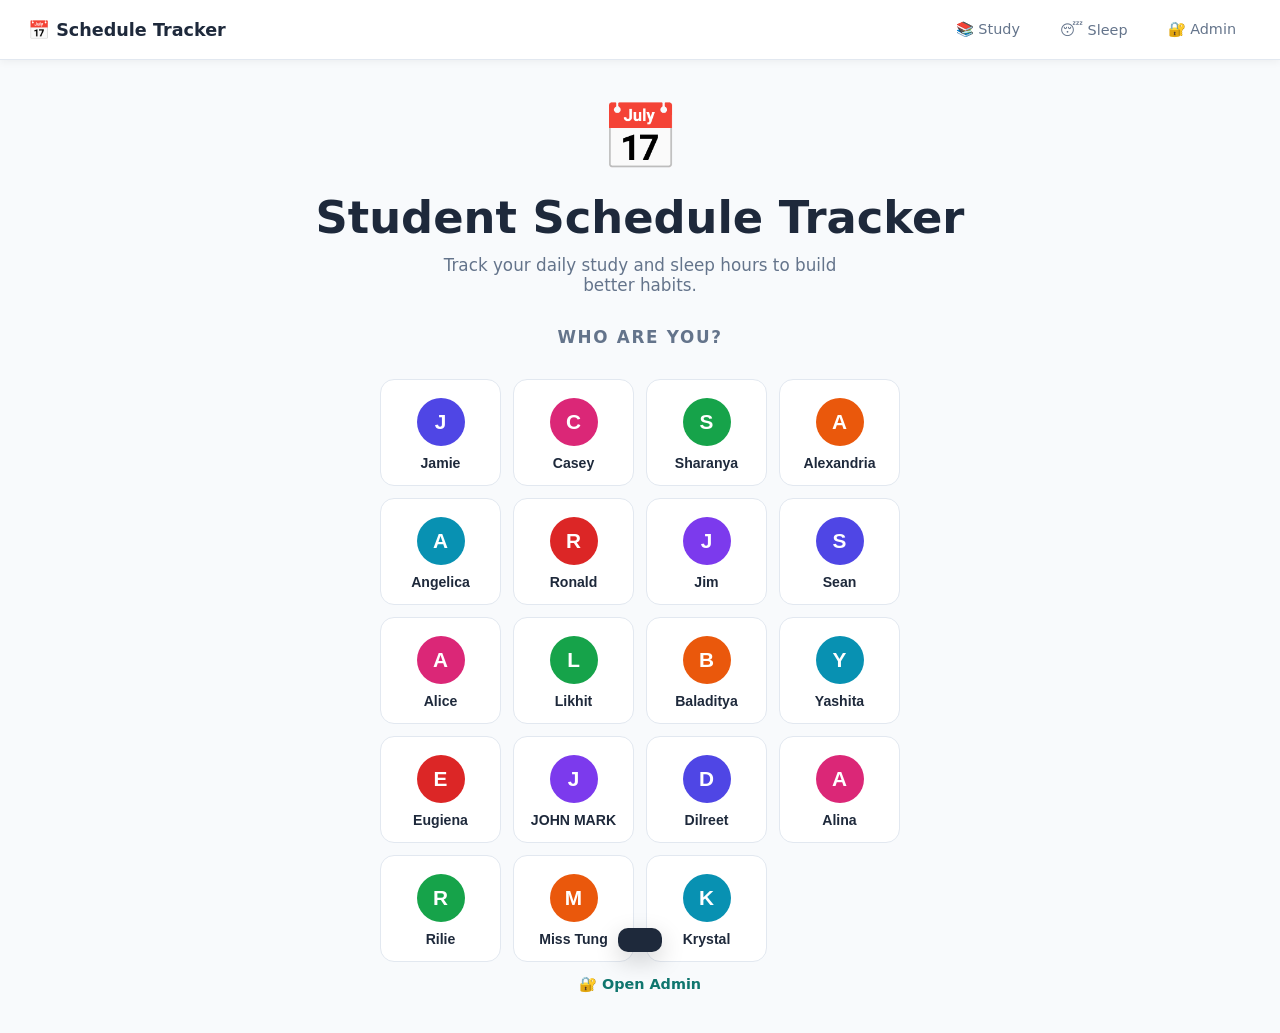
<file: index.html>
<!DOCTYPE html>
<html lang="en">
<head>
  <meta charset="UTF-8" />
  <meta name="viewport" content="width=device-width, initial-scale=1.0" />
  <title>Student Schedule Tracker</title>
  <link rel="stylesheet" href="style.css" />
</head>
<body>

  <!-- NAV -->
  <nav>
    <a class="nav-brand" href="index.html">📅 Schedule Tracker</a>
    <div class="nav-links">
      <a href="study.html">📚 Study</a>
      <a href="sleep.html">😴 Sleep</a>
      <a href="admin.html">🔐 Admin</a>
    </div>
    <div class="nav-student" id="navStudent" style="display:none">
      Hello, <span id="navName"></span>
      <button class="btn-change-name" onclick="resetStudent()">Change</button>
    </div>
  </nav>

  <!-- HERO -->
  <main class="hero">
    <div class="hero-icon">📅</div>
    <h1>Student Schedule Tracker</h1>
    <p>Track your daily study and sleep hours to build better habits.</p>

    <!-- Student picker (default view) -->
    <div id="studentPicker">
      <p class="who-are-you">Who are you?</p>
      <div class="students-grid" id="studentsGrid"></div>
      <a href="admin.html" class="admin-entry-link">🔐 Open Admin</a>
    </div>

    <!-- Page chooser (shown after a student is selected) -->
    <div id="pageChooser" style="display:none;flex-direction:column;align-items:center;gap:16px;width:min(480px,92vw)">
      <h2 style="font-size:1.5rem;font-weight:800">Welcome back, <span id="greetName"></span>! 👋</h2>
      <p style="color:var(--text-muted);font-size:.95rem">Choose a tracker to log today's hours.</p>
      <div class="page-cards" style="width:100%">
        <a href="study.html" class="page-card study">
          <span class="card-icon">📚</span>
          Study Hours
        </a>
        <a href="sleep.html" class="page-card sleep">
          <span class="card-icon">😴</span>
          Sleep Hours
        </a>
        <a href="admin.html" class="page-card admin">
          <span class="card-icon">🔐</span>
          Admin Dashboard
        </a>
      </div>
      <button class="btn-switch" onclick="resetStudent()">Not you? Switch student</button>
    </div>
  </main>

  <div class="toast" id="toast"></div>

  <script src="app.js?v=20260703-5"></script>
  <script>
    const STUDENTS = [
      { name: 'Jamie',      color: 0 },
      { name: 'Casey',      color: 1 },
      { name: 'Sharanya',   color: 2 },
      { name: 'Alexandria', color: 3 },
      { name: 'Angelica',   color: 4 },
      { name: 'Ronald',     color: 5 },
      { name: 'Jim',        color: 6 },
      { name: 'Sean',       color: 0 },
      { name: 'Alice',      color: 1 },
      { name: 'Likhit',     color: 2 },
      { name: 'Baladitya',  color: 3 },
      { name: 'Yashita',    color: 4 },
      { name: 'Eugiena',    color: 5 },
      { name: 'JOHN MARK',  color: 6 },
      { name: 'Dilreet',    color: 0 },
      { name: 'Alina',      color: 1 },
      { name: 'Rilie',      color: 2 },
      { name: 'Miss Tung',  color: 3 },
      { name: 'Krystal',    color: 4 },
    ];

    function buildGrid() {
      document.getElementById('studentsGrid').innerHTML = STUDENTS.map(s => `
        <button class="student-btn" onclick="selectStudent('${escHtml(s.name)}')">
          <span class="student-avatar avatar-${s.color}">${s.name[0]}</span>
          ${escHtml(s.name)}
        </button>
      `).join('');
    }

    function selectStudent(name) {
      setStudentName(name);
      document.getElementById('studentPicker').style.display  = 'none';
      const pc = document.getElementById('pageChooser');
      pc.style.display = 'flex';
      document.getElementById('greetName').textContent = name;
      showNavStudent(name);
      showToast('Hi, ' + name + '! 👋');
    }

    function resetStudent() {
      clearStudentName();
      document.getElementById('pageChooser').style.display   = 'none';
      document.getElementById('studentPicker').style.display = 'block';
      document.getElementById('navStudent').style.display    = 'none';
    }

    function init() {
      buildGrid();
      const name = getStudentName();
      if (name) {
        document.getElementById('studentPicker').style.display = 'none';
        document.getElementById('pageChooser').style.display   = 'flex';
        document.getElementById('greetName').textContent = name;
        showNavStudent(name);
      }
    }

    init();
  </script>
</body>
</html>
</file>
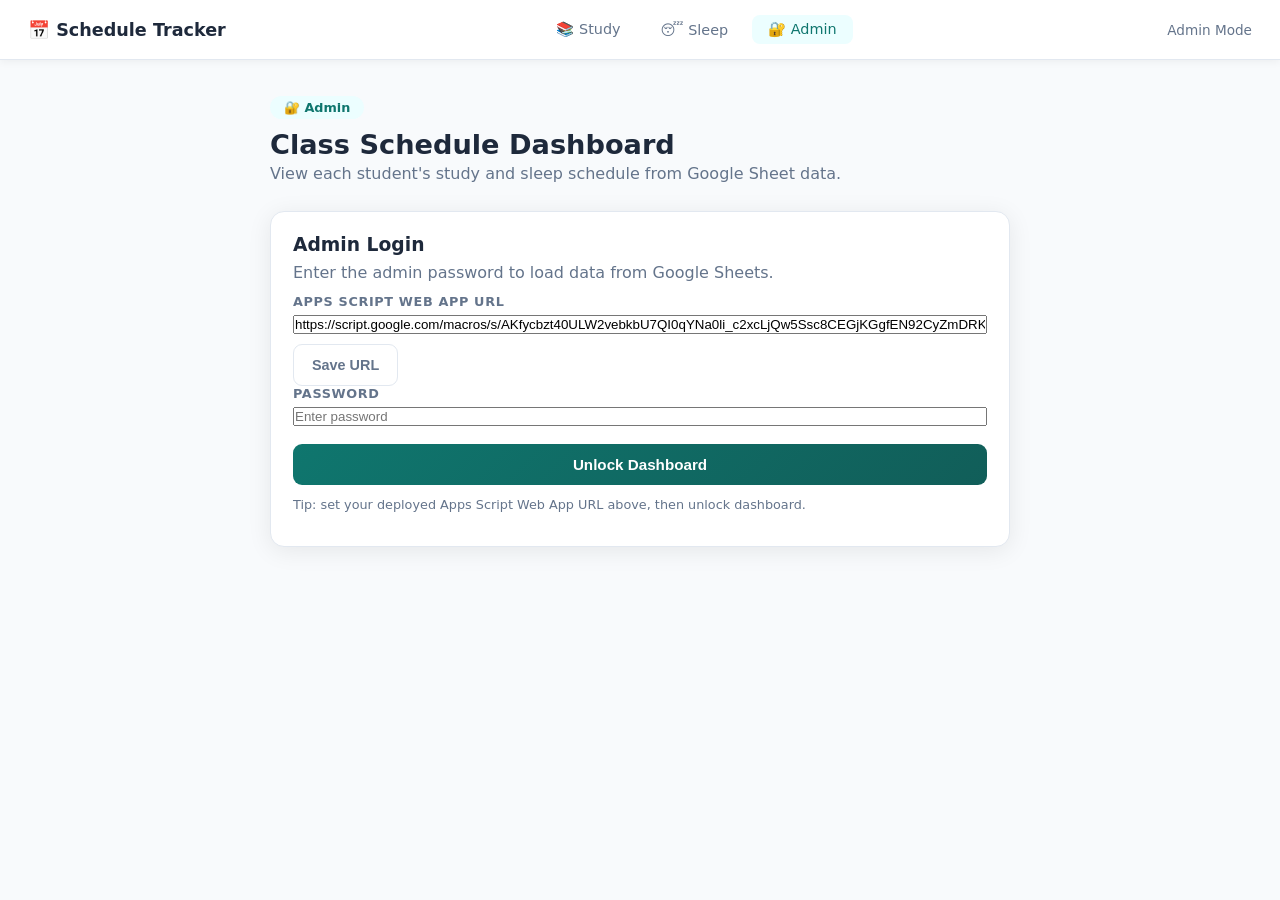
<file: admin.html>
<!DOCTYPE html>
<html lang="en">
<head>
  <meta charset="UTF-8" />
  <meta name="viewport" content="width=device-width, initial-scale=1.0" />
  <title>Admin Dashboard - Schedule Tracker</title>
  <link rel="stylesheet" href="style.css" />
</head>
<body class="admin-page">

  <nav>
    <a class="nav-brand" href="index.html">📅 Schedule Tracker</a>
    <div class="nav-links">
      <a href="study.html">📚 Study</a>
      <a href="sleep.html">😴 Sleep</a>
      <a href="admin.html" class="active-admin">🔐 Admin</a>
    </div>
    <div class="nav-student" id="adminStatus">Admin Mode</div>
  </nav>

  <div class="container">
    <div class="page-header">
      <div class="badge badge-admin">🔐 Admin</div>
      <h2>Class Schedule Dashboard</h2>
      <p>View each student's study and sleep schedule from Google Sheet data.</p>
    </div>

    <div class="admin-auth-card" id="authCard">
      <h3>Admin Login</h3>
      <p>Enter the admin password to load data from Google Sheets.</p>
      <div class="form-group">
        <label for="webhookUrl">Apps Script Web App URL</label>
        <input type="url" id="webhookUrl" placeholder="https://script.google.com/macros/s/.../exec" />
      </div>
      <div class="form-actions" style="margin-top:10px">
        <button class="btn-clear" type="button" onclick="saveWebhookUrl()">Save URL</button>
      </div>
      <div class="form-group">
        <label for="adminPassword">Password</label>
        <input type="password" id="adminPassword" placeholder="Enter password" />
      </div>
      <div class="form-actions">
        <button class="btn-submit btn-submit-admin" onclick="adminLogin()">Unlock Dashboard</button>
      </div>
      <p class="admin-hint">Tip: set your deployed Apps Script Web App URL above, then unlock dashboard.</p>
    </div>

    <div id="adminPanel" style="display:none">
      <div class="admin-controls-card">
        <div class="form-row admin-controls-row">
          <div class="form-group">
            <label for="studentSelect">Student</label>
            <select id="studentSelect" class="admin-select" onchange="renderAdminView()"></select>
          </div>
          <div class="form-group">
            <label>Data Source</label>
            <input type="text" class="admin-readonly" id="sourceStatus" readonly value="Google Sheets" />
          </div>
        </div>
      </div>

      <div class="summary-row">
        <div class="summary-card">
          <div class="summary-label">Days Logged</div>
          <div class="summary-value value-admin" id="sumDays">0</div>
          <div class="summary-unit">days</div>
        </div>
        <div class="summary-card">
          <div class="summary-label">Avg Study</div>
          <div class="summary-value value-admin" id="sumStudy">-</div>
          <div class="summary-unit">hours/day</div>
        </div>
        <div class="summary-card">
          <div class="summary-label">Avg Sleep</div>
          <div class="summary-value value-admin" id="sumSleep">-</div>
          <div class="summary-unit">hours/night</div>
        </div>
      </div>

      <div class="month-nav">
        <button class="btn-month" onclick="changeMonth(-1)">&#8249;</button>
        <span class="month-label" id="monthLabel"></span>
        <button class="btn-month" onclick="changeMonth(1)">&#8250;</button>
      </div>

      <div class="calendar-wrapper">
        <div class="cal-day-headers">
          <div class="cal-day-header">Sun</div>
          <div class="cal-day-header">Mon</div>
          <div class="cal-day-header">Tue</div>
          <div class="cal-day-header">Wed</div>
          <div class="cal-day-header">Thu</div>
          <div class="cal-day-header">Fri</div>
          <div class="cal-day-header">Sat</div>
        </div>
        <div class="cal-grid" id="calGrid"></div>
      </div>

      <div class="calendar-legend">
        <div class="legend-item">
          <div class="legend-swatch" style="background:var(--study-light);border:1.5px solid var(--study-primary)"></div>
          Study hours
        </div>
        <div class="legend-item">
          <div class="legend-swatch" style="background:var(--sleep-light);border:1.5px solid var(--sleep-primary)"></div>
          Sleep hours
        </div>
        <div class="legend-item">
          <div class="legend-swatch" style="background:#fee2e2;border:1.5px solid var(--danger)"></div>
          Sleep below 7 hours
        </div>
      </div>
    </div>
  </div>

  <div class="toast" id="toast"></div>

  <script src="app.js?v=20260703-4"></script>
  <script>
    const ADMIN_PASSWORD = 'mason';
    let curYear = new Date().getFullYear();
    let curMonth = new Date().getMonth();
    let adminRows = [];
    let studentNames = [];

    function initWebhookUrlField() {
      document.getElementById('webhookUrl').value = getSheetsWebhookUrl();
    }

    function saveWebhookUrl() {
      const input = document.getElementById('webhookUrl');
      const value = input.value.trim();
      if (!value) {
        showToast('Please enter a Web App URL.');
        return;
      }
      setSheetsWebhookUrl(value);
      input.value = getSheetsWebhookUrl();
      showToast('Web App URL saved.');
    }

    function adminLogin() {
      const entered = document.getElementById('adminPassword').value;
      if (entered !== ADMIN_PASSWORD) {
        showToast('Wrong password.');
        return;
      }

      fetchAdminDataFromSheet(entered)
        .then((res) => {
          adminRows = Array.isArray(res.rows) ? res.rows : [];
          studentNames = Array.isArray(res.students) ? res.students : [];
          if (!studentNames.length) {
            showToast('No sheet data found yet.');
          }
          populateStudents();
          document.getElementById('authCard').style.display = 'none';
          document.getElementById('adminPanel').style.display = 'block';
          renderAdminView();
          showToast('Admin data loaded.');
        })
        .catch((err) => {
          showToast(err.message || 'Failed to load admin data.');
        });
    }

    function populateStudents() {
      const select = document.getElementById('studentSelect');
      if (!studentNames.length) {
        select.innerHTML = '<option value="">No students found</option>';
        return;
      }
      select.innerHTML = studentNames.map(name =>
        '<option value="' + escHtml(name) + '">' + escHtml(name) + '</option>'
      ).join('');
    }

    function changeMonth(delta) {
      curMonth += delta;
      if (curMonth > 11) { curMonth = 0; curYear++; }
      if (curMonth < 0) { curMonth = 11; curYear--; }
      renderAdminView();
    }

    function renderAdminView() {
      const student = document.getElementById('studentSelect').value;
      document.getElementById('monthLabel').textContent =
        new Date(curYear, curMonth, 1).toLocaleDateString(undefined, { month: 'long', year: 'numeric' });

      if (!student) {
        document.getElementById('calGrid').innerHTML = '';
        updateSummary([]);
        return;
      }

      const map = {};
      const rows = adminRows.filter(r => r.name === student);
      rows.forEach(r => { map[r.date] = r; });

      const first = new Date(curYear, curMonth, 1).getDay();
      const total = new Date(curYear, curMonth + 1, 0).getDate();
      const grid = document.getElementById('calGrid');
      grid.innerHTML = '';

      for (let i = 0; i < first; i++) {
        const b = document.createElement('div');
        b.className = 'day-cell day-blank';
        grid.appendChild(b);
      }

      const monthRows = [];
      for (let d = 1; d <= total; d++) {
        const ds = curYear + '-' + String(curMonth + 1).padStart(2, '0') + '-' + String(d).padStart(2, '0');
        const row = map[ds] || null;
        if (row) monthRows.push(row);

        const low = row && Number(row.sleepHours || 0) > 0 && Number(row.sleepHours) < 7;
        const cell = document.createElement('div');
        cell.className = 'day-cell admin-day-cell' + (low ? ' day-low-sleep' : '');

        let html = '<span class="day-num">' + d + '</span>';
        if (row) {
          html += '<div class="admin-hours-wrap">';
          html += '<span class="day-hours admin-study">S: ' + (row.studyHours === '' ? '-' : row.studyHours) + 'h</span>';
          html += '<span class="day-hours admin-sleep">Z: ' + (row.sleepHours === '' ? '-' : row.sleepHours) + 'h</span>';
          html += '</div>';
        } else {
          html += '<span class="day-add">-</span>';
        }

        cell.innerHTML = html;
        grid.appendChild(cell);
      }

      updateSummary(monthRows);
    }

    function updateSummary(rows) {
      const days = rows.length;
      const studyVals = rows.map(r => Number(r.studyHours)).filter(v => Number.isFinite(v) && v >= 0);
      const sleepVals = rows.map(r => Number(r.sleepHours)).filter(v => Number.isFinite(v) && v >= 0);

      document.getElementById('sumDays').textContent = String(days);
      document.getElementById('sumStudy').textContent =
        studyVals.length ? (studyVals.reduce((a, b) => a + b, 0) / studyVals.length).toFixed(1) : '-';
      document.getElementById('sumSleep').textContent =
        sleepVals.length ? (sleepVals.reduce((a, b) => a + b, 0) / sleepVals.length).toFixed(1) : '-';
    }

    document.getElementById('adminPassword').addEventListener('keydown', (e) => {
      if (e.key === 'Enter') adminLogin();
    });

    initWebhookUrlField();
  </script>
</body>
</html>
</file>
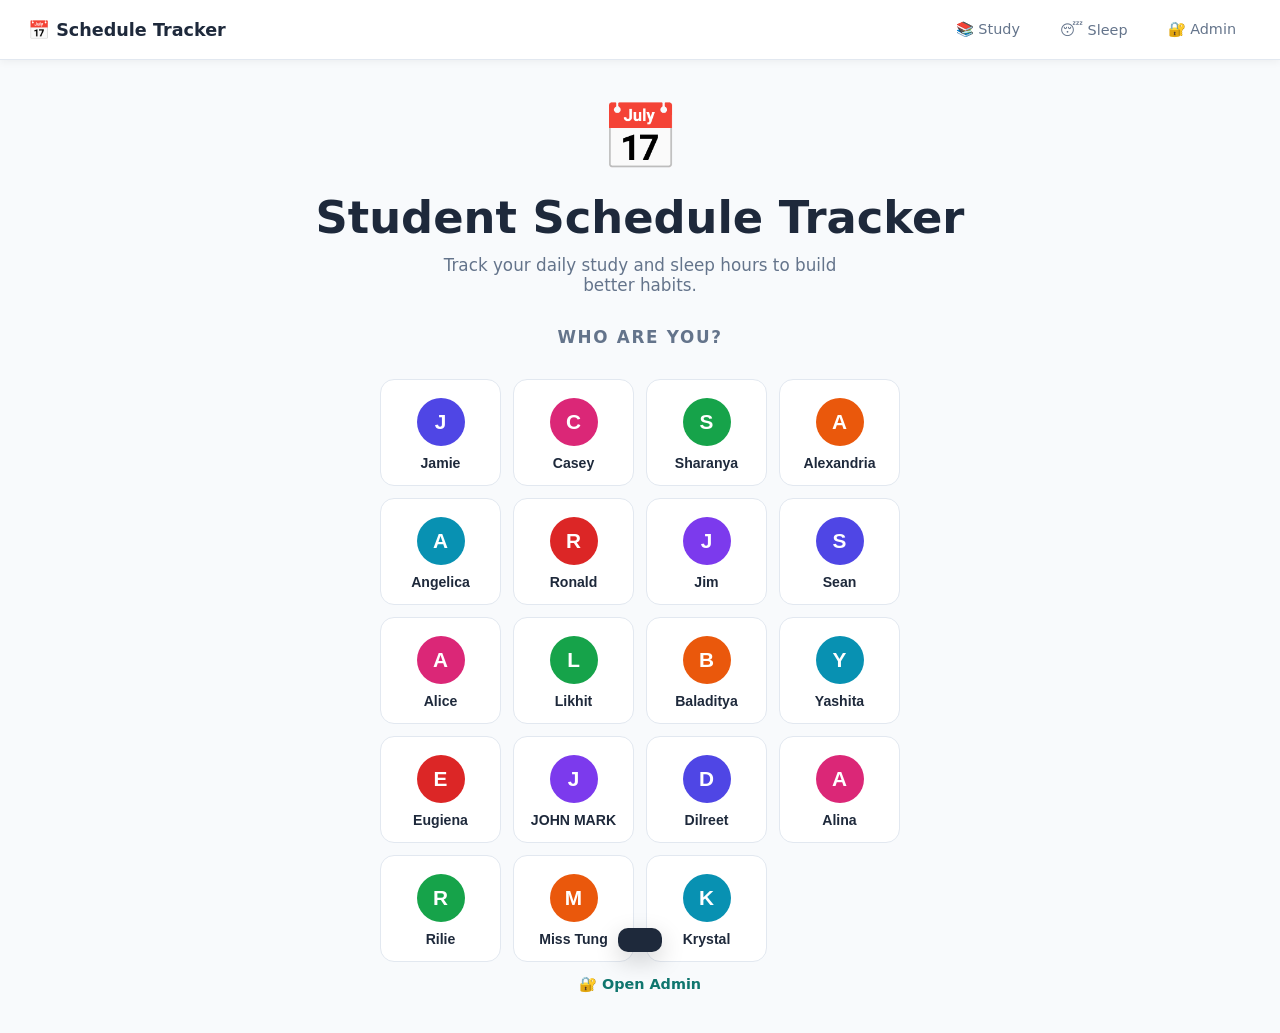
<file: sleep.html>
<!DOCTYPE html>
<html lang="en">
<head>
  <meta charset="UTF-8" />
  <meta name="viewport" content="width=device-width, initial-scale=1.0" />
  <title>Sleep Hours - Schedule Tracker</title>
  <link rel="stylesheet" href="style.css" />
</head>
<body class="sleep-page">

  <!-- NAV -->
  <nav>
    <a class="nav-brand" href="index.html">&#128197; Schedule Tracker</a>
    <div class="nav-links">
      <a href="study.html">&#128218; Study</a>
      <a href="sleep.html" class="active-sleep">&#128564; Sleep</a>
    </div>
    <div class="nav-student" id="navStudent">
      Hello, <span id="navName">&mdash;</span>
      <button class="btn-change-name" onclick="window.location.href='index.html'">Change</button>
    </div>
  </nav>

  <div class="container">

    <!-- PAGE HEADER -->
    <div class="page-header">
      <div class="badge badge-sleep">&#128564; Sleep Tracker</div>
      <h2>Daily Sleep Hours</h2>
      <p id="subHeading">Click any day on the calendar to log your sleep hours.</p>
    </div>

    <!-- SUMMARY -->
    <div class="summary-row">
      <div class="summary-card">
        <div class="summary-label">Days Logged</div>
        <div class="summary-value value-sleep" id="statEntries">0</div>
        <div class="summary-unit">entries</div>
      </div>
      <div class="summary-card">
        <div class="summary-label">Nightly Average</div>
        <div class="summary-value value-sleep" id="statAvg">&mdash;</div>
        <div class="summary-unit">hours / night</div>
      </div>
      <div class="summary-card">
        <div class="summary-label">Latest Entry</div>
        <div class="summary-value value-sleep" id="statLatest">&mdash;</div>
        <div class="summary-unit">hours</div>
      </div>
    </div>

    <!-- MONTH NAVIGATION -->
    <div class="month-nav">
      <button class="btn-month" onclick="changeMonth(-1)">&#8249;</button>
      <span class="month-label" id="monthLabel"></span>
      <button class="btn-month" onclick="changeMonth(1)">&#8250;</button>
    </div>

    <!-- CALENDAR -->
    <div class="calendar-wrapper">
      <div class="cal-day-headers">
        <div class="cal-day-header">Sun</div>
        <div class="cal-day-header">Mon</div>
        <div class="cal-day-header">Tue</div>
        <div class="cal-day-header">Wed</div>
        <div class="cal-day-header">Thu</div>
        <div class="cal-day-header">Fri</div>
        <div class="cal-day-header">Sat</div>
      </div>
      <div class="cal-grid" id="calGrid"></div>
    </div>

    <!-- LEGEND -->
    <div class="calendar-legend">
      <div class="legend-item">
        <div class="legend-swatch" style="background:var(--sleep-light);border:1.5px solid var(--sleep-primary)"></div>
        7+ hours (healthy)
      </div>
      <div class="legend-item">
        <div class="legend-swatch" style="background:#fee2e2;border:1.5px solid var(--danger)"></div>
        Under 7 hours (low)
      </div>
      <div class="legend-item">
        <div class="legend-swatch" style="background:var(--sleep-primary);border-radius:50%"></div>
        Today
      </div>
      <div class="legend-item" style="font-size:.78rem">
        Click a day to log or edit
      </div>
    </div>

  </div><!-- /container -->

  <!-- ENTRY MODAL -->
  <div class="modal-overlay" id="modalOverlay" onclick="closeModalOnBg(event)">
    <div class="modal-card">
      <div class="modal-date-label" id="modalDateLabel"></div>
      <div class="modal-title" id="modalTitle">Log Sleep Hours</div>
      <div class="form-group">
        <label for="modalHours">Hours Slept</label>
        <input type="number" id="modalHours" min="0" max="24" step="0.5" placeholder="e.g. 7.5" />
      </div>
      <p id="sleepWarning" style="display:none;color:var(--danger);font-size:.82rem;margin-top:8px;font-weight:600">
        Warning: Less than 7 hours may affect your health and focus.
      </p>
      <div class="modal-actions">
        <button class="btn-modal-cancel" onclick="closeModal()">Cancel</button>
        <button class="btn-modal-delete" id="btnDel" onclick="modalDelete()" style="display:none">Delete</button>
        <button class="btn-modal-save btn-modal-save-sleep" onclick="modalSave()">Save</button>
      </div>
    </div>
  </div>

  <div class="toast" id="toast"></div>

  <script src="app.js?v=20260703-4"></script>
  <script>
    const TYPE = 'sleep';
    let curYear    = new Date().getFullYear();
    let curMonth   = new Date().getMonth();
    let activeDate = null;

    const MONTHS = [
      'January','February','March','April','May','June',
      'July','August','September','October','November','December'
    ];

    function pageInit() {
      const name = guardName();
      document.getElementById('subHeading').textContent =
        'Hi ' + name + '! Click any day on the calendar to log your sleep hours.';
      renderCalendar();
      updateSummary();
    }

    function changeMonth(delta) {
      curMonth += delta;
      if (curMonth > 11) { curMonth = 0;  curYear++; }
      if (curMonth < 0)  { curMonth = 11; curYear--; }
      renderCalendar();
    }

    function isoDate(y, m, d) {
      return y + '-' + String(m + 1).padStart(2, '0') + '-' + String(d).padStart(2, '0');
    }

    function renderCalendar() {
      document.getElementById('monthLabel').textContent = MONTHS[curMonth] + ' ' + curYear;

      const firstDOW  = new Date(curYear, curMonth, 1).getDay();
      const totalDays = new Date(curYear, curMonth + 1, 0).getDate();
      const name      = getStudentName();

      const entryMap = {};
      getEntries(TYPE)
        .filter(e => e.student === name)
        .forEach(e => { entryMap[e.date] = e; });

      const todayStr = isoDate(
        new Date().getFullYear(), new Date().getMonth(), new Date().getDate()
      );

      const grid = document.getElementById('calGrid');
      grid.innerHTML = '';

      for (let i = 0; i < firstDOW; i++) {
        const blank = document.createElement('div');
        blank.className = 'day-cell day-blank';
        grid.appendChild(blank);
      }

      for (let d = 1; d <= totalDays; d++) {
        const ds    = isoDate(curYear, curMonth, d);
        const entry = entryMap[ds] || null;
        const low   = entry && entry.hours < 7;

        const cell = document.createElement('div');
        cell.className = 'day-cell'
          + (ds === todayStr ? ' day-today' : '')
          + (entry           ? ' day-has-entry' : '')
          + (low             ? ' day-low-sleep' : '');

        cell.innerHTML =
          '<span class="day-num">' + d + '</span>' +
          (entry
            ? '<span class="day-hours">' + entry.hours + 'h</span>'
            : '<span class="day-add">+</span>');

        cell.addEventListener('click', () => openModal(ds, entry));
        grid.appendChild(cell);
      }
    }

    function openModal(dateStr, entry) {
      activeDate = dateStr;
      const [y, m, d] = dateStr.split('-').map(Number);
      document.getElementById('modalDateLabel').textContent =
        new Date(y, m - 1, d).toLocaleDateString(undefined, {
          weekday: 'long', year: 'numeric', month: 'long', day: 'numeric'
        });
      document.getElementById('modalTitle').textContent = entry ? 'Edit Sleep Hours' : 'Log Sleep Hours';
      document.getElementById('modalHours').value       = entry ? entry.hours : '';
      document.getElementById('btnDel').style.display   = entry ? 'inline-flex' : 'none';
      updateSleepWarning(entry ? entry.hours : null);
      document.getElementById('modalOverlay').classList.add('open');
      requestAnimationFrame(() => document.getElementById('modalHours').focus());
    }

    function closeModal() {
      document.getElementById('modalOverlay').classList.remove('open');
      activeDate = null;
    }

    function closeModalOnBg(e) {
      if (e.target === document.getElementById('modalOverlay')) closeModal();
    }

    document.addEventListener('DOMContentLoaded', () => {
      document.getElementById('modalHours').addEventListener('input', function () {
        updateSleepWarning(this.value !== '' ? parseFloat(this.value) : null);
      });
    });

    function updateSleepWarning(hours) {
      const warn = document.getElementById('sleepWarning');
      warn.style.display = (hours !== null && !isNaN(hours) && hours < 7) ? 'block' : 'none';
    }

    function modalSave() {
      const raw   = document.getElementById('modalHours').value;
      const hours = parseFloat(raw);
      if (raw === '' || isNaN(hours)) { showToast('Enter the hours slept.'); return; }
      if (hours < 0 || hours > 24)   { showToast('Hours must be 0 - 24.'); return; }
      saveEntry(TYPE, activeDate, hours);
      closeModal();
      renderCalendar();
      updateSummary();
      showToast(hours < 7 ? 'Saved - try to get more sleep!' : 'Sleep hours saved!');
    }

    function modalDelete() {
      const entry = getEntries(TYPE).find(
        e => e.student === getStudentName() && e.date === activeDate
      );
      if (entry) removeEntry(TYPE, entry.id);
      closeModal();
      renderCalendar();
      updateSummary();
      showToast('Entry deleted.');
    }

    function updateSummary() {
      const entries = getEntries(TYPE).filter(e => e.student === getStudentName());
      document.getElementById('statEntries').textContent = entries.length;
      if (!entries.length) {
        document.getElementById('statAvg').textContent    = '-';
        document.getElementById('statLatest').textContent = '-';
        return;
      }
      const total  = entries.reduce((s, e) => s + e.hours, 0);
      const latest = [...entries].sort((a, b) => b.date.localeCompare(a.date))[0];
      document.getElementById('statAvg').textContent    = (total / entries.length).toFixed(1);
      document.getElementById('statLatest').textContent = latest.hours;
    }

    document.addEventListener('keydown', e => {
      if (e.key === 'Escape') closeModal();
      if (e.key === 'Enter' && document.getElementById('modalOverlay').classList.contains('open'))
        modalSave();
    });

    pageInit();
  </script>
</body>
</html>
</file>
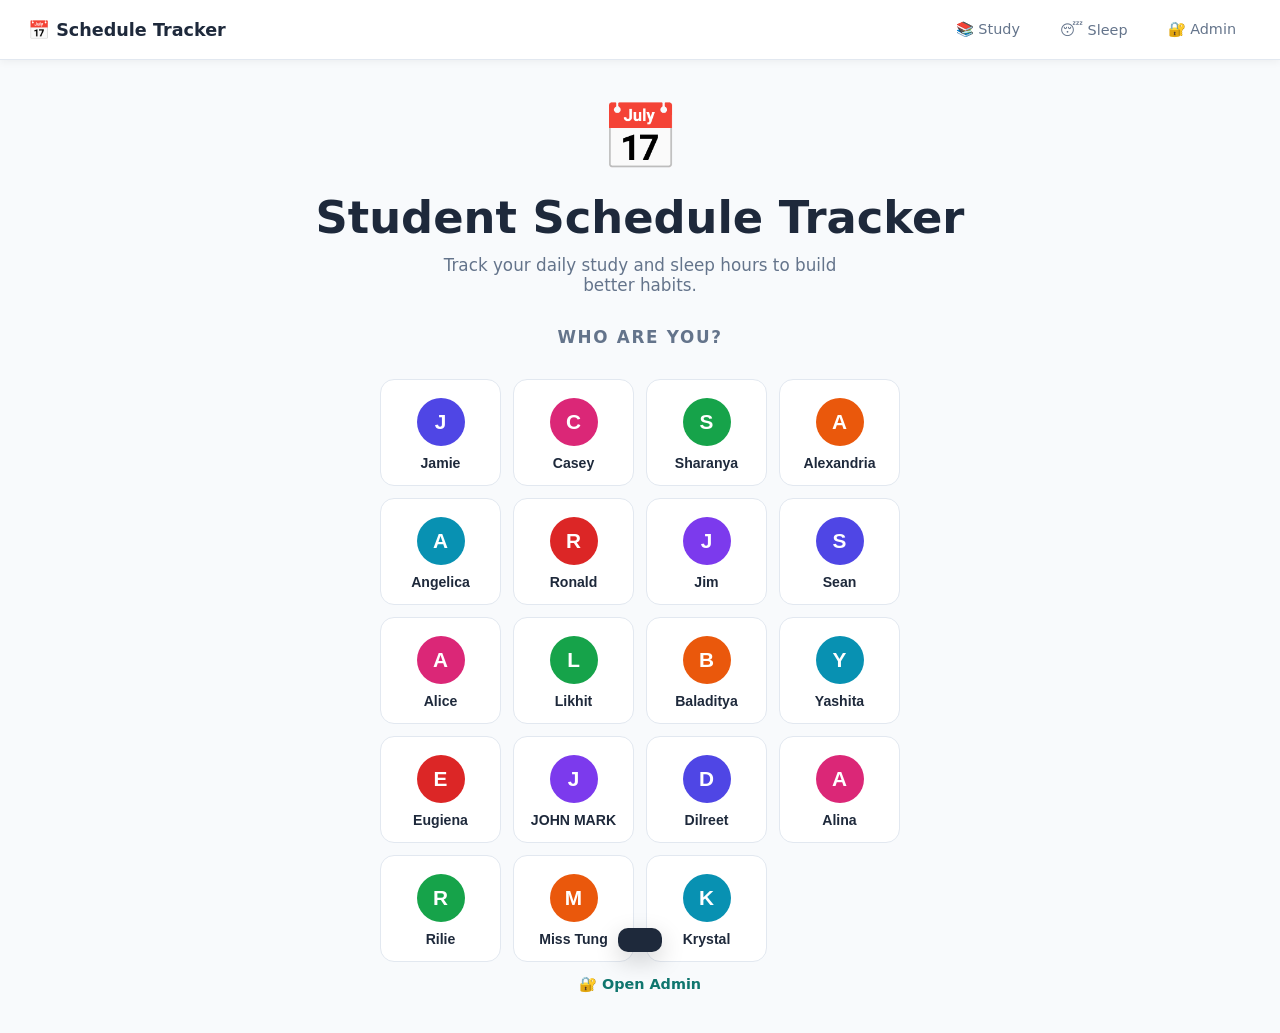
<file: study.html>
<!DOCTYPE html>
<html lang="en">
<head>
  <meta charset="UTF-8" />
  <meta name="viewport" content="width=device-width, initial-scale=1.0" />
  <title>Study Hours - Schedule Tracker</title>
  <link rel="stylesheet" href="style.css" />
</head>
<body class="study-page">

  <!-- NAV -->
  <nav>
    <a class="nav-brand" href="index.html">&#128197; Schedule Tracker</a>
    <div class="nav-links">
      <a href="study.html" class="active-study">&#128218; Study</a>
      <a href="sleep.html">&#128564; Sleep</a>
    </div>
    <div class="nav-student" id="navStudent">
      Hello, <span id="navName">&mdash;</span>
      <button class="btn-change-name" onclick="window.location.href='index.html'">Change</button>
    </div>
  </nav>

  <div class="container">

    <!-- PAGE HEADER -->
    <div class="page-header">
      <div class="badge badge-study">&#128218; Study Tracker</div>
      <h2>Daily Study Hours</h2>
      <p id="subHeading">Click any day on the calendar to log your study hours.</p>
    </div>

    <!-- SUMMARY -->
    <div class="summary-row">
      <div class="summary-card">
        <div class="summary-label">Days Logged</div>
        <div class="summary-value value-study" id="statEntries">0</div>
        <div class="summary-unit">entries</div>
      </div>
      <div class="summary-card">
        <div class="summary-label">Daily Average</div>
        <div class="summary-value value-study" id="statAvg">&mdash;</div>
        <div class="summary-unit">hours / day</div>
      </div>
      <div class="summary-card">
        <div class="summary-label">Latest Entry</div>
        <div class="summary-value value-study" id="statLatest">&mdash;</div>
        <div class="summary-unit">hours</div>
      </div>
    </div>

    <!-- MONTH NAVIGATION -->
    <div class="month-nav">
      <button class="btn-month" onclick="changeMonth(-1)">&#8249;</button>
      <span class="month-label" id="monthLabel"></span>
      <button class="btn-month" onclick="changeMonth(1)">&#8250;</button>
    </div>

    <!-- CALENDAR -->
    <div class="calendar-wrapper">
      <div class="cal-day-headers">
        <div class="cal-day-header">Sun</div>
        <div class="cal-day-header">Mon</div>
        <div class="cal-day-header">Tue</div>
        <div class="cal-day-header">Wed</div>
        <div class="cal-day-header">Thu</div>
        <div class="cal-day-header">Fri</div>
        <div class="cal-day-header">Sat</div>
      </div>
      <div class="cal-grid" id="calGrid"></div>
    </div>

    <!-- LEGEND -->
    <div class="calendar-legend">
      <div class="legend-item">
        <div class="legend-swatch" style="background:var(--study-light);border:1.5px solid var(--study-primary)"></div>
        Hours logged
      </div>
      <div class="legend-item">
        <div class="legend-swatch" style="background:var(--study-primary);border-radius:50%"></div>
        Today
      </div>
      <div class="legend-item" style="font-size:.78rem">
        Click a day to log or edit
      </div>
    </div>

  </div><!-- /container -->

  <!-- ENTRY MODAL -->
  <div class="modal-overlay" id="modalOverlay" onclick="closeModalOnBg(event)">
    <div class="modal-card">
      <div class="modal-date-label" id="modalDateLabel"></div>
      <div class="modal-title" id="modalTitle">Log Study Hours</div>
      <div class="form-group">
        <label for="modalHours">Hours Studied</label>
        <input type="number" id="modalHours" min="0" max="24" step="0.5" placeholder="e.g. 3.5" />
      </div>
      <div class="modal-actions">
        <button class="btn-modal-cancel" onclick="closeModal()">Cancel</button>
        <button class="btn-modal-delete" id="btnDel" onclick="modalDelete()" style="display:none">Delete</button>
        <button class="btn-modal-save btn-modal-save-study" onclick="modalSave()">Save</button>
      </div>
    </div>
  </div>

  <div class="toast" id="toast"></div>

  <script src="app.js?v=20260703-4"></script>
  <script>
    const TYPE = 'study';
    let curYear  = new Date().getFullYear();
    let curMonth = new Date().getMonth();
    let activeDate = null;

    const MONTHS = [
      'January','February','March','April','May','June',
      'July','August','September','October','November','December'
    ];

    function pageInit() {
      const name = guardName();
      document.getElementById('subHeading').textContent =
        'Hi ' + name + '! Click any day on the calendar to log your study hours.';
      renderCalendar();
      updateSummary();
    }

    function changeMonth(delta) {
      curMonth += delta;
      if (curMonth > 11) { curMonth = 0;  curYear++; }
      if (curMonth < 0)  { curMonth = 11; curYear--; }
      renderCalendar();
    }

    function isoDate(y, m, d) {
      return y + '-' + String(m + 1).padStart(2, '0') + '-' + String(d).padStart(2, '0');
    }

    function renderCalendar() {
      document.getElementById('monthLabel').textContent = MONTHS[curMonth] + ' ' + curYear;

      const firstDOW  = new Date(curYear, curMonth, 1).getDay();
      const totalDays = new Date(curYear, curMonth + 1, 0).getDate();
      const name      = getStudentName();

      const entryMap = {};
      getEntries(TYPE)
        .filter(e => e.student === name)
        .forEach(e => { entryMap[e.date] = e; });

      const todayStr = isoDate(
        new Date().getFullYear(), new Date().getMonth(), new Date().getDate()
      );

      const grid = document.getElementById('calGrid');
      grid.innerHTML = '';

      for (let i = 0; i < firstDOW; i++) {
        const blank = document.createElement('div');
        blank.className = 'day-cell day-blank';
        grid.appendChild(blank);
      }

      for (let d = 1; d <= totalDays; d++) {
        const ds    = isoDate(curYear, curMonth, d);
        const entry = entryMap[ds] || null;

        const cell = document.createElement('div');
        cell.className = 'day-cell'
          + (ds === todayStr ? ' day-today' : '')
          + (entry           ? ' day-has-entry' : '');

        cell.innerHTML =
          '<span class="day-num">' + d + '</span>' +
          (entry
            ? '<span class="day-hours">' + entry.hours + 'h</span>'
            : '<span class="day-add">+</span>');

        cell.addEventListener('click', () => openModal(ds, entry));
        grid.appendChild(cell);
      }
    }

    function openModal(dateStr, entry) {
      activeDate = dateStr;
      const [y, m, d] = dateStr.split('-').map(Number);
      document.getElementById('modalDateLabel').textContent =
        new Date(y, m - 1, d).toLocaleDateString(undefined, {
          weekday: 'long', year: 'numeric', month: 'long', day: 'numeric'
        });
      document.getElementById('modalTitle').textContent = entry ? 'Edit Study Hours' : 'Log Study Hours';
      document.getElementById('modalHours').value       = entry ? entry.hours : '';
      document.getElementById('btnDel').style.display   = entry ? 'inline-flex' : 'none';
      document.getElementById('modalOverlay').classList.add('open');
      requestAnimationFrame(() => document.getElementById('modalHours').focus());
    }

    function closeModal() {
      document.getElementById('modalOverlay').classList.remove('open');
      activeDate = null;
    }

    function closeModalOnBg(e) {
      if (e.target === document.getElementById('modalOverlay')) closeModal();
    }

    function modalSave() {
      const raw   = document.getElementById('modalHours').value;
      const hours = parseFloat(raw);
      if (raw === '' || isNaN(hours)) { showToast('Enter the hours studied.'); return; }
      if (hours < 0 || hours > 24)   { showToast('Hours must be 0 - 24.');    return; }
      saveEntry(TYPE, activeDate, hours);
      closeModal();
      renderCalendar();
      updateSummary();
      showToast('Study hours saved!');
    }

    function modalDelete() {
      const entry = getEntries(TYPE).find(
        e => e.student === getStudentName() && e.date === activeDate
      );
      if (entry) removeEntry(TYPE, entry.id);
      closeModal();
      renderCalendar();
      updateSummary();
      showToast('Entry deleted.');
    }

    function updateSummary() {
      const entries = getEntries(TYPE).filter(e => e.student === getStudentName());
      document.getElementById('statEntries').textContent = entries.length;
      if (!entries.length) {
        document.getElementById('statAvg').textContent    = '-';
        document.getElementById('statLatest').textContent = '-';
        return;
      }
      const total  = entries.reduce((s, e) => s + e.hours, 0);
      const latest = [...entries].sort((a, b) => b.date.localeCompare(a.date))[0];
      document.getElementById('statAvg').textContent    = (total / entries.length).toFixed(1);
      document.getElementById('statLatest').textContent = latest.hours;
    }

    document.addEventListener('keydown', e => {
      if (e.key === 'Escape') closeModal();
      if (e.key === 'Enter' && document.getElementById('modalOverlay').classList.contains('open'))
        modalSave();
    });

    pageInit();
  </script>
</body>
</html>
</file>
<file: style.css>
/* ============================================================
   SCHEDULE TRACKER — Shared Styles
   ============================================================ */

:root {
  --study-primary: #4f46e5;
  --study-light:   #ede9fe;
  --study-dark:    #3730a3;

  --sleep-primary: #0891b2;
  --sleep-light:   #cffafe;
  --sleep-dark:    #0e7490;

  --neutral-bg:    #f8fafc;
  --card-bg:       #ffffff;
  --border:        #e2e8f0;
  --text-main:     #1e293b;
  --text-muted:    #64748b;
  --danger:        #ef4444;
  --success:       #22c55e;

  --radius:        14px;
  --shadow:        0 4px 24px rgba(0,0,0,.08);
  --transition:    .2s ease;
}

*, *::before, *::after { box-sizing: border-box; margin: 0; padding: 0; }

body {
  font-family: 'Segoe UI', system-ui, -apple-system, sans-serif;
  background: var(--neutral-bg);
  color: var(--text-main);
  min-height: 100vh;
}

/* ── NAV ── */
nav {
  display: flex;
  align-items: center;
  justify-content: space-between;
  padding: 0 28px;
  height: 60px;
  background: var(--card-bg);
  border-bottom: 1px solid var(--border);
  box-shadow: 0 2px 8px rgba(0,0,0,.05);
  position: sticky;
  top: 0;
  z-index: 100;
}

.nav-brand {
  font-weight: 700;
  font-size: 1.1rem;
  color: var(--text-main);
  text-decoration: none;
  display: flex;
  align-items: center;
  gap: 8px;
}

.nav-links { display: flex; gap: 8px; align-items: center; }

.nav-links a {
  text-decoration: none;
  padding: 6px 16px;
  border-radius: 8px;
  font-size: .9rem;
  font-weight: 500;
  color: var(--text-muted);
  transition: background var(--transition), color var(--transition);
}

.nav-links a:hover    { background: var(--neutral-bg); color: var(--text-main); }
.nav-links a.active-study { background: var(--study-light); color: var(--study-primary); }
.nav-links a.active-sleep { background: var(--sleep-light);  color: var(--sleep-primary); }
.nav-links a.active-admin { background: #ecfeff; color: #0f766e; }

.nav-student {
  font-size: .85rem;
  color: var(--text-muted);
  display: flex;
  align-items: center;
  gap: 6px;
}

.nav-student span {
  font-weight: 600;
  color: var(--text-main);
}

.btn-change-name {
  background: none;
  border: 1px solid var(--border);
  border-radius: 6px;
  padding: 3px 10px;
  font-size: .8rem;
  cursor: pointer;
  color: var(--text-muted);
  transition: border-color var(--transition), color var(--transition);
}
.btn-change-name:hover { border-color: var(--text-muted); color: var(--text-main); }

/* ── HERO / HOME ── */
.hero {
  display: flex;
  flex-direction: column;
  align-items: center;
  justify-content: center;
  min-height: calc(100vh - 60px);
  padding: 40px 20px;
  text-align: center;
}

.hero-icon { font-size: 4rem; margin-bottom: 16px; }

.hero h1 {
  font-size: clamp(1.8rem, 4vw, 2.8rem);
  font-weight: 800;
  line-height: 1.2;
  margin-bottom: 10px;
}

.hero p {
  font-size: 1.05rem;
  color: var(--text-muted);
  max-width: 420px;
  margin: 0 auto 32px;
}

/* ── NAME INPUT CARD ── */
.name-card {
  background: var(--card-bg);
  border: 1px solid var(--border);
  border-radius: var(--radius);
  box-shadow: var(--shadow);
  padding: 36px 40px;
  width: min(480px, 92vw);
}

.name-card label {
  display: block;
  font-size: .875rem;
  font-weight: 600;
  margin-bottom: 8px;
  color: var(--text-muted);
  text-transform: uppercase;
  letter-spacing: .05em;
}

.name-card input[type="text"] {
  width: 100%;
  padding: 12px 16px;
  border: 1.5px solid var(--border);
  border-radius: 10px;
  font-size: 1rem;
  outline: none;
  transition: border-color var(--transition), box-shadow var(--transition);
}
.name-card input[type="text"]:focus {
  border-color: var(--study-primary);
  box-shadow: 0 0 0 3px rgba(79,70,229,.12);
}

.btn-primary {
  margin-top: 16px;
  width: 100%;
  padding: 13px;
  border: none;
  border-radius: 10px;
  font-size: 1rem;
  font-weight: 700;
  cursor: pointer;
  background: linear-gradient(135deg, var(--study-primary), var(--study-dark));
  color: #fff;
  letter-spacing: .02em;
  transition: opacity var(--transition), transform var(--transition);
}
.btn-primary:hover   { opacity: .9; transform: translateY(-1px); }
.btn-primary:active  { transform: none; }

/* ── PAGE CARDS (study / sleep) ── */
.page-cards {
  display: grid;
  grid-template-columns: 1fr 1fr;
  gap: 20px;
  margin-top: 28px;
}

.page-card {
  display: flex;
  flex-direction: column;
  align-items: center;
  gap: 10px;
  padding: 26px 20px;
  border-radius: var(--radius);
  border: 1.5px solid var(--border);
  text-decoration: none;
  color: var(--text-main);
  font-weight: 600;
  font-size: 1rem;
  transition: box-shadow var(--transition), transform var(--transition), border-color var(--transition);
}
.page-card:hover { box-shadow: var(--shadow); transform: translateY(-3px); }

.page-card .card-icon { font-size: 2.4rem; }

.page-card.study { border-color: var(--study-primary); color: var(--study-primary); }
.page-card.sleep  { border-color: var(--sleep-primary); color: var(--sleep-primary); }
.page-card.admin  { border-color: #0f766e; color: #0f766e; }
.page-card.study:hover { background: var(--study-light); }
.page-card.sleep:hover  { background: var(--sleep-light); }
.page-card.admin:hover  { background: #ecfeff; }

.admin-entry-link {
  display: inline-flex;
  margin-top: 14px;
  text-decoration: none;
  color: #0f766e;
  font-size: .9rem;
  font-weight: 700;
}

/* ── MAIN LAYOUT ── */
.container {
  max-width: 780px;
  margin: 0 auto;
  padding: 36px 20px;
}

/* ── PAGE HEADER ── */
.page-header {
  margin-bottom: 28px;
}
.page-header .badge {
  display: inline-flex;
  align-items: center;
  gap: 6px;
  padding: 4px 14px;
  border-radius: 999px;
  font-size: .8rem;
  font-weight: 600;
  margin-bottom: 10px;
}
.badge-study { background: var(--study-light); color: var(--study-primary); }
.badge-sleep  { background: var(--sleep-light);  color: var(--sleep-primary); }

.page-header h2 { font-size: 1.7rem; font-weight: 800; }
.page-header p  { color: var(--text-muted); margin-top: 4px; }

/* ── ENTRY FORM CARD ── */
.entry-card {
  background: var(--card-bg);
  border: 1px solid var(--border);
  border-radius: var(--radius);
  box-shadow: var(--shadow);
  padding: 28px 30px;
  margin-bottom: 32px;
}

.entry-card h3 {
  font-size: 1rem;
  font-weight: 700;
  margin-bottom: 18px;
}

.form-row {
  display: grid;
  grid-template-columns: 1fr 1fr;
  gap: 16px;
}

.form-group {
  display: flex;
  flex-direction: column;
  gap: 6px;
}

.form-group label {
  font-size: .8rem;
  font-weight: 600;
  color: var(--text-muted);
  text-transform: uppercase;
  letter-spacing: .05em;
}

.form-group input[type="date"],
.form-group input[type="number"] {
  padding: 10px 14px;
  border: 1.5px solid var(--border);
  border-radius: 8px;
  font-size: .95rem;
  outline: none;
  transition: border-color var(--transition), box-shadow var(--transition);
  background: var(--neutral-bg);
}
.form-group input:focus {
  background: #fff;
  border-color: var(--study-primary);
  box-shadow: 0 0 0 3px rgba(79,70,229,.10);
}
.sleep-page .form-group input:focus {
  border-color: var(--sleep-primary);
  box-shadow: 0 0 0 3px rgba(8,145,178,.10);
}

.form-actions {
  display: flex;
  gap: 10px;
  margin-top: 18px;
}

.btn-submit {
  flex: 1;
  padding: 12px;
  border: none;
  border-radius: 9px;
  font-size: .95rem;
  font-weight: 700;
  cursor: pointer;
  color: #fff;
  transition: opacity var(--transition), transform var(--transition);
}
.btn-submit:hover  { opacity: .88; transform: translateY(-1px); }
.btn-submit:active { transform: none; }
.btn-submit-study { background: linear-gradient(135deg, var(--study-primary), var(--study-dark)); }
.btn-submit-sleep  { background: linear-gradient(135deg, var(--sleep-primary), var(--sleep-dark)); }

.btn-clear {
  padding: 12px 18px;
  border: 1.5px solid var(--border);
  border-radius: 9px;
  background: none;
  font-size: .9rem;
  font-weight: 600;
  cursor: pointer;
  color: var(--text-muted);
  transition: border-color var(--transition), color var(--transition);
}
.btn-clear:hover { border-color: var(--danger); color: var(--danger); }

/* ── TOAST ── */
.toast {
  position: fixed;
  bottom: 28px;
  left: 50%;
  transform: translateX(-50%) translateY(80px);
  background: var(--text-main);
  color: #fff;
  padding: 12px 22px;
  border-radius: 10px;
  font-size: .9rem;
  font-weight: 600;
  box-shadow: 0 8px 24px rgba(0,0,0,.18);
  z-index: 999;
  transition: transform .3s cubic-bezier(.34,1.56,.64,1);
  pointer-events: none;
}
.toast.show { transform: translateX(-50%) translateY(0); }

/* ── HISTORY TABLE ── */
.history-section h3 {
  font-size: 1rem;
  font-weight: 700;
  margin-bottom: 14px;
}

.history-controls {
  display: flex;
  align-items: center;
  justify-content: space-between;
  margin-bottom: 14px;
  gap: 10px;
  flex-wrap: wrap;
}

.search-box {
  flex: 1;
  min-width: 160px;
  padding: 8px 14px;
  border: 1.5px solid var(--border);
  border-radius: 8px;
  font-size: .9rem;
  outline: none;
  transition: border-color var(--transition);
}
.search-box:focus { border-color: var(--study-primary); }
.sleep-page .search-box:focus { border-color: var(--sleep-primary); }

.btn-clear-all {
  padding: 8px 16px;
  border: 1.5px solid var(--danger);
  border-radius: 8px;
  background: none;
  color: var(--danger);
  font-size: .85rem;
  font-weight: 600;
  cursor: pointer;
  transition: background var(--transition), color var(--transition);
}
.btn-clear-all:hover { background: var(--danger); color: #fff; }

.table-wrapper {
  overflow-x: auto;
  border-radius: var(--radius);
  border: 1px solid var(--border);
}

table {
  width: 100%;
  border-collapse: collapse;
  background: var(--card-bg);
}

thead th {
  padding: 12px 16px;
  text-align: left;
  font-size: .78rem;
  font-weight: 700;
  color: var(--text-muted);
  text-transform: uppercase;
  letter-spacing: .05em;
  border-bottom: 1px solid var(--border);
  background: var(--neutral-bg);
}

tbody tr {
  border-bottom: 1px solid var(--border);
  transition: background var(--transition);
}
tbody tr:last-child { border-bottom: none; }
tbody tr:hover { background: var(--neutral-bg); }

tbody td {
  padding: 13px 16px;
  font-size: .92rem;
}

.hours-pill {
  display: inline-flex;
  align-items: center;
  padding: 3px 12px;
  border-radius: 999px;
  font-weight: 700;
  font-size: .88rem;
}
.pill-study { background: var(--study-light); color: var(--study-primary); }
.pill-sleep  { background: var(--sleep-light);  color: var(--sleep-primary); }

.btn-row-delete {
  background: none;
  border: 1px solid var(--border);
  border-radius: 6px;
  padding: 3px 10px;
  cursor: pointer;
  font-size: .8rem;
  color: var(--text-muted);
  transition: border-color var(--transition), color var(--transition), background var(--transition);
}
.btn-row-delete:hover { border-color: var(--danger); color: var(--danger); background: #fef2f2; }

.empty-state {
  text-align: center;
  padding: 40px 20px;
  color: var(--text-muted);
  font-size: .95rem;
}
.empty-state .empty-icon { font-size: 2.5rem; margin-bottom: 8px; }

/* ── SUMMARY CARDS ── */
.summary-row {
  display: grid;
  grid-template-columns: repeat(3, 1fr);
  gap: 14px;
  margin-bottom: 28px;
}

.summary-card {
  background: var(--card-bg);
  border: 1px solid var(--border);
  border-radius: var(--radius);
  padding: 18px 20px;
}
.summary-card .summary-label {
  font-size: .75rem;
  font-weight: 600;
  color: var(--text-muted);
  text-transform: uppercase;
  letter-spacing: .05em;
  margin-bottom: 6px;
}
.summary-card .summary-value {
  font-size: 1.8rem;
  font-weight: 800;
  line-height: 1;
}
.summary-card .summary-unit {
  font-size: .8rem;
  color: var(--text-muted);
  margin-top: 3px;
}
.value-study { color: var(--study-primary); }
.value-sleep  { color: var(--sleep-primary); }

/* ── RESPONSIVE ── */
@media (max-width: 560px) {
  .form-row           { grid-template-columns: 1fr; }
  .page-cards         { grid-template-columns: 1fr; }
  .summary-row        { grid-template-columns: 1fr 1fr; }
  .nav                { padding: 0 16px; }
  nav .nav-student    { display: none; }
  .entry-card         { padding: 20px 18px; }
}

/* ══════════════════════════════════════════
   STUDENT PICKER
═══════════════════════════════════════════ */
.who-are-you {
  font-size: .8rem;
  font-weight: 700;
  text-transform: uppercase;
  letter-spacing: .1em;
  color: var(--text-muted);
  margin-bottom: 18px;
}

.students-grid {
  display: grid;
  grid-template-columns: repeat(4, 1fr);
  gap: 12px;
  width: min(520px, 92vw);
}

.student-btn {
  display: flex;
  flex-direction: column;
  align-items: center;
  gap: 9px;
  padding: 18px 10px 14px;
  border-radius: var(--radius);
  border: 1.5px solid var(--border);
  background: var(--card-bg);
  cursor: pointer;
  font-size: .88rem;
  font-weight: 600;
  color: var(--text-main);
  transition: border-color var(--transition), box-shadow var(--transition), transform var(--transition);
}
.student-btn:hover {
  border-color: var(--study-primary);
  box-shadow: var(--shadow);
  transform: translateY(-3px);
  color: var(--study-primary);
}

.student-avatar {
  width: 48px;
  height: 48px;
  border-radius: 50%;
  display: flex;
  align-items: center;
  justify-content: center;
  font-size: 1.3rem;
  font-weight: 800;
  color: #fff;
}

.avatar-0 { background: #4f46e5; }
.avatar-1 { background: #db2777; }
.avatar-2 { background: #16a34a; }
.avatar-3 { background: #ea580c; }
.avatar-4 { background: #0891b2; }
.avatar-5 { background: #dc2626; }
.avatar-6 { background: #7c3aed; }

.btn-switch {
  background: none;
  border: none;
  color: var(--study-primary);
  font-weight: 600;
  cursor: pointer;
  font-size: .9rem;
  margin-top: 4px;
  text-decoration: underline;
}

/* ══════════════════════════════════════════
   MONTH NAVIGATION
═══════════════════════════════════════════ */
.month-nav {
  display: flex;
  align-items: center;
  justify-content: space-between;
  margin-bottom: 2px;
  padding: 10px 16px;
  background: var(--card-bg);
  border: 1px solid var(--border);
  border-radius: var(--radius) var(--radius) 0 0;
  border-bottom: none;
}

.month-label {
  font-weight: 700;
  font-size: 1rem;
  color: var(--text-main);
}

.btn-month {
  background: none;
  border: 1.5px solid var(--border);
  border-radius: 8px;
  width: 34px;
  height: 34px;
  cursor: pointer;
  font-size: 1.2rem;
  display: flex;
  align-items: center;
  justify-content: center;
  line-height: 1;
  transition: background var(--transition), border-color var(--transition);
}
.btn-month:hover { background: var(--neutral-bg); border-color: var(--text-muted); }

/* ══════════════════════════════════════════
   CALENDAR GRID
═══════════════════════════════════════════ */
.calendar-wrapper {
  background: var(--card-bg);
  border: 1px solid var(--border);
  border-radius: 0 0 var(--radius) var(--radius);
  overflow: hidden;
  margin-bottom: 16px;
  box-shadow: var(--shadow);
}

.cal-day-headers {
  display: grid;
  grid-template-columns: repeat(7, 1fr);
  background: var(--neutral-bg);
  border-bottom: 1px solid var(--border);
}

.cal-day-header {
  text-align: center;
  padding: 10px 4px;
  font-size: .72rem;
  font-weight: 700;
  color: var(--text-muted);
  text-transform: uppercase;
  letter-spacing: .04em;
}

.cal-grid {
  display: grid;
  grid-template-columns: repeat(7, 1fr);
}

.day-cell {
  min-height: 78px;
  border-right: 1px solid var(--border);
  border-bottom: 1px solid var(--border);
  padding: 7px 6px 6px;
  cursor: pointer;
  transition: background var(--transition);
  display: flex;
  flex-direction: column;
  align-items: center;
  gap: 5px;
  position: relative;
}
.day-cell:nth-child(7n)          { border-right: none; }
.day-cell:hover:not(.day-blank)  { background: var(--neutral-bg); }

.day-blank {
  cursor: default;
  background: #fafafa;
}
.day-blank:hover { background: #fafafa; }

.day-num {
  font-size: .83rem;
  font-weight: 600;
  color: var(--text-muted);
  width: 26px;
  height: 26px;
  display: flex;
  align-items: center;
  justify-content: center;
  border-radius: 50%;
  flex-shrink: 0;
}
.day-today .day-num             { background: var(--study-primary); color: #fff; }
.sleep-page .day-today .day-num { background: var(--sleep-primary);  color: #fff; }

.day-hours {
  font-size: .78rem;
  font-weight: 700;
  padding: 2px 8px;
  border-radius: 999px;
  line-height: 1.5;
}
.study-page .day-hours { background: var(--study-light); color: var(--study-primary); }
.sleep-page .day-hours { background: var(--sleep-light);  color: var(--sleep-primary); }

/* ── LOW SLEEP FLAG (< 7 hrs) ── */
.day-low-sleep                  { background: #fff1f2 !important; }
.day-low-sleep:hover            { background: #ffe4e6 !important; }
.day-low-sleep .day-hours       { background: #fee2e2 !important; color: var(--danger) !important; }

/* Red dot indicator in top-right of low-sleep cells */
.day-low-sleep::after {
  content: '';
  position: absolute;
  top: 6px;
  right: 6px;
  width: 7px;
  height: 7px;
  border-radius: 50%;
  background: var(--danger);
}

.day-add {
  font-size: 1.1rem;
  color: #cbd5e1;
  line-height: 1;
}
.day-cell:not(.day-blank):hover .day-add { color: var(--text-muted); }

/* ── LEGEND ── */
.calendar-legend {
  display: flex;
  gap: 18px;
  align-items: center;
  font-size: .82rem;
  color: var(--text-muted);
  margin-bottom: 28px;
  flex-wrap: wrap;
}
.legend-item   { display: flex; align-items: center; gap: 7px; }
.legend-swatch { width: 14px; height: 14px; border-radius: 4px; flex-shrink: 0; }

/* ══════════════════════════════════════════
   MODAL
═══════════════════════════════════════════ */
.modal-overlay {
  display: none;
  position: fixed;
  inset: 0;
  background: rgba(15, 23, 42, .5);
  z-index: 500;
  align-items: center;
  justify-content: center;
  padding: 20px;
}
.modal-overlay.open { display: flex; }

.modal-card {
  background: var(--card-bg);
  border-radius: var(--radius);
  box-shadow: 0 25px 60px rgba(0,0,0,.22);
  padding: 28px 30px;
  width: min(360px, 100%);
  animation: modalIn .18s ease;
}

@keyframes modalIn {
  from { transform: scale(.93) translateY(8px); opacity: 0; }
  to   { transform: scale(1)   translateY(0);   opacity: 1; }
}

.modal-date-label {
  font-size: .74rem;
  font-weight: 700;
  color: var(--text-muted);
  text-transform: uppercase;
  letter-spacing: .06em;
  margin-bottom: 5px;
}
.modal-title {
  font-size: 1.2rem;
  font-weight: 800;
  margin-bottom: 20px;
  color: var(--text-main);
}
.modal-actions {
  display: flex;
  gap: 8px;
  margin-top: 18px;
  align-items: center;
}

.btn-modal-cancel {
  flex: 1;
  padding: 11px;
  border: 1.5px solid var(--border);
  border-radius: 9px;
  background: none;
  font-size: .9rem;
  font-weight: 600;
  cursor: pointer;
  color: var(--text-muted);
  transition: border-color var(--transition), color var(--transition);
}
.btn-modal-cancel:hover { border-color: var(--text-muted); color: var(--text-main); }

.btn-modal-save {
  flex: 2;
  padding: 11px;
  border: none;
  border-radius: 9px;
  font-size: .9rem;
  font-weight: 700;
  cursor: pointer;
  color: #fff;
  transition: opacity var(--transition);
}
.btn-modal-save:hover { opacity: .88; }
.btn-modal-save-study { background: linear-gradient(135deg, #4f46e5, #3730a3); }
.btn-modal-save-sleep { background: linear-gradient(135deg, #0891b2, #0e7490); }

.btn-modal-delete {
  padding: 11px 14px;
  border: 1.5px solid #fca5a5;
  border-radius: 9px;
  background: none;
  color: var(--danger);
  font-size: .875rem;
  font-weight: 600;
  cursor: pointer;
  transition: background var(--transition), color var(--transition), border-color var(--transition);
}
.btn-modal-delete:hover { background: var(--danger); border-color: var(--danger); color: #fff; }

/* ── Admin page ── */
.badge-admin { background: #ecfeff; color: #0f766e; }

.admin-auth-card,
.admin-controls-card {
  background: var(--card-bg);
  border: 1px solid var(--border);
  border-radius: var(--radius);
  box-shadow: var(--shadow);
  padding: 22px;
  margin-bottom: 18px;
}

.admin-auth-card h3 { margin-bottom: 8px; }
.admin-auth-card p { color: var(--text-muted); margin-bottom: 12px; }

.btn-submit-admin {
  background: linear-gradient(135deg, #0f766e, #115e59);
}

.admin-hint {
  margin-top: 12px;
  font-size: .8rem;
  color: var(--text-muted);
}

.admin-controls-row { grid-template-columns: 1fr 1fr; }

.admin-select,
.admin-readonly {
  padding: 10px 14px;
  border: 1.5px solid var(--border);
  border-radius: 8px;
  font-size: .95rem;
  outline: none;
  background: var(--neutral-bg);
}

.value-admin { color: #0f766e; }

.admin-day-cell {
  align-items: stretch;
  gap: 4px;
}

.admin-hours-wrap {
  display: grid;
  gap: 3px;
}

.admin-study {
  background: var(--study-light);
  color: var(--study-primary);
  text-align: center;
}

.admin-day-cell.day-low-sleep .admin-study {
  background: var(--study-light) !important;
  color: var(--study-primary) !important;
}

.admin-sleep {
  background: var(--sleep-light);
  color: var(--sleep-primary);
  text-align: center;
}

/* ── Mobile calendar ── */
@media (max-width: 560px) {
  .day-cell        { min-height: 54px; padding: 5px 3px; gap: 3px; }
  .day-num         { font-size: .72rem; width: 22px; height: 22px; }
  .day-hours       { font-size: .68rem; padding: 1px 5px; }
  .cal-day-header  { font-size: .63rem; padding: 7px 2px; letter-spacing: 0; }
  .day-add         { font-size: .9rem; }
  .students-grid   { grid-template-columns: repeat(3, 1fr); }
  .modal-card      { padding: 22px 18px; }
  .admin-controls-row { grid-template-columns: 1fr; }
}
</file>
